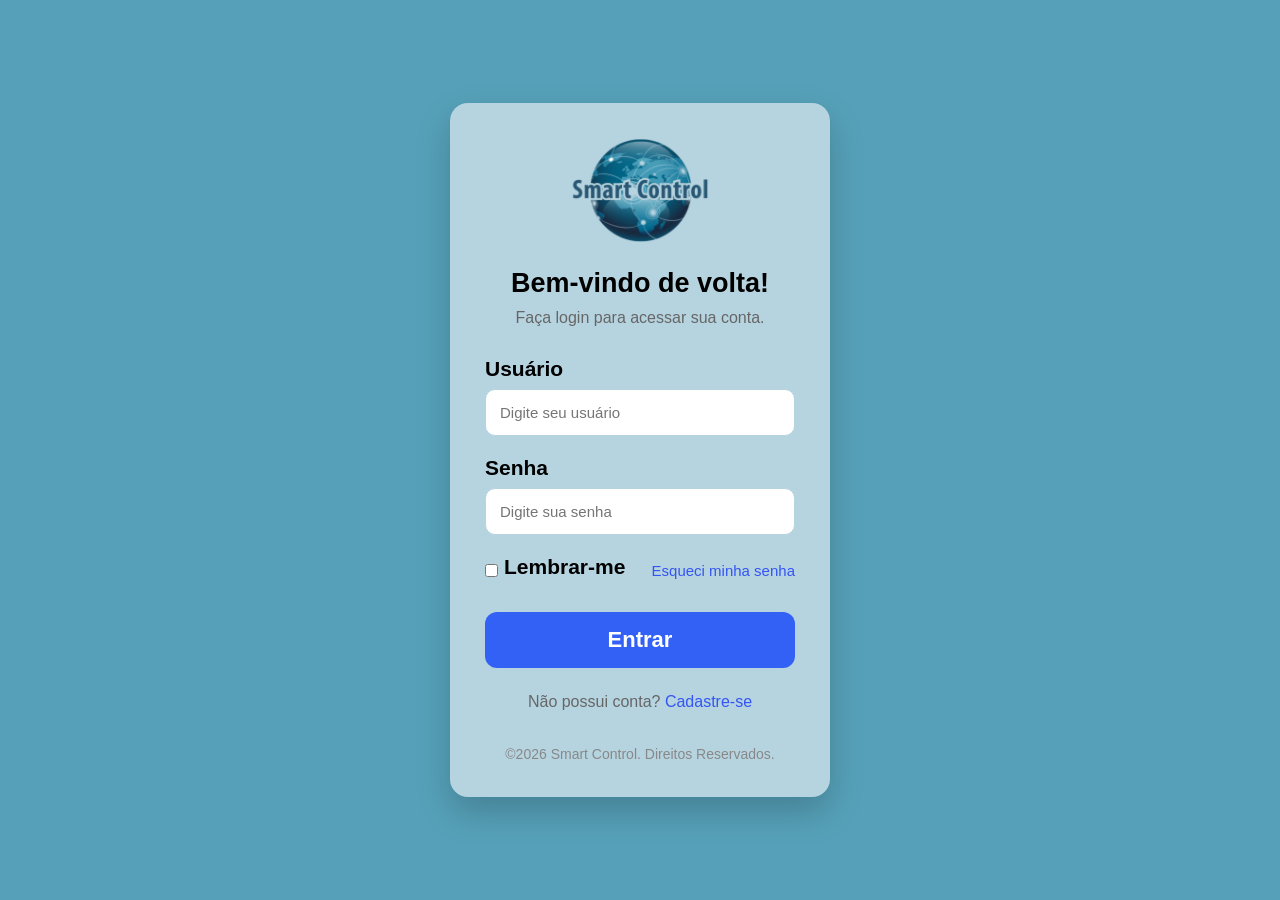
<file: index.html>
<!DOCTYPE html>
<html lang="pt-BR">

<head>
<meta charset="UTF-8">
<meta name="viewport" content="width=device-width, initial-scale=1.0">
<title>Smart Control</title>
<link rel="stylesheet" href="css/style.css">
<link rel="stylesheet" href="css/index.css">
</head>

<body>

<main class="login-card">

<img src="assets/imagens/LOGO.png" alt="Logo Smart Control" class="logo">

<h2>Bem-vindo de volta!</h2>

<p>Faça login para acessar sua conta.</p>

<form action="dashboard.html">

<label for="usuario">Usuário</label>

<input
type="email"
id="usuario"
name="usuario"
placeholder="Digite seu usuário"
required>

<label for="senha">Senha</label>

<input
type="password"
id="senha"
name="senha"
placeholder="Digite sua senha"
required>

<div class="opcoes">

<div>
<input type="checkbox" id="lembrar" name="lembrar">
<label for="lembrar">Lembrar-me</label>
</div>

<a href="recuperação-de-senha.html">Esqueci minha senha</a>

</div>

<input type="submit" class="btn" value="Entrar">

<p class="cadastro">
Não possui conta?
<a href="cadastro.html">Cadastre-se</a>
</p>

</form>

<footer>
©2026 Smart Control. Direitos Reservados.
</footer>

</main>

<script src="assets/js/main.js"></script>

</body>
</html>
</file>
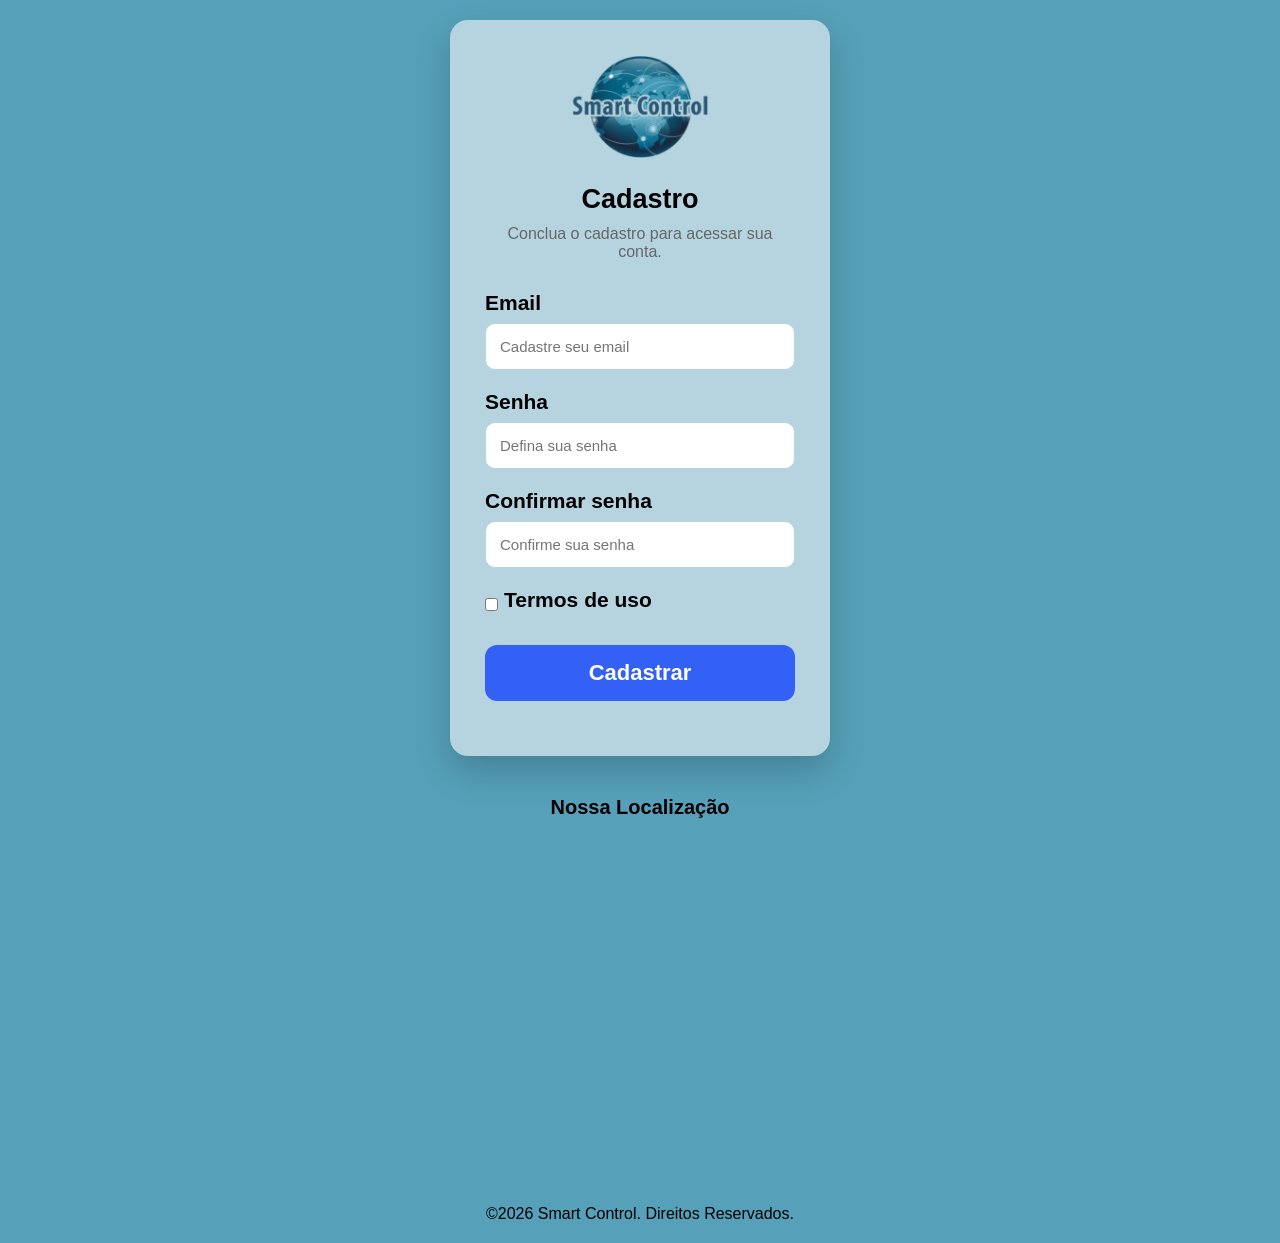
<file: cadastro.html>
<!DOCTYPE html>
<html lang="pt-BR">

<head>
<meta charset="UTF-8">
<meta name="viewport" content="width=device-width, initial-scale=1.0">
<title>Smart Control</title>
<link rel="stylesheet" href="css/cadastro.css">
<link rel="stylesheet" href="css/style.css">
</head>

<body>

<main>
<div class="login-card">

<img src="assets/imagens/LOGO.png" alt="Logo Smart Control" class="logo">

<h2>Cadastro</h2>

<p>Conclua o cadastro para acessar sua conta.</p>

<form action="index.html">

<label for="usuario">Email</label>

<input
type="email"
id="usuario"
name="usuario"
placeholder="Cadastre seu email"
required>

<label for="senha">Senha</label>

<input
type="password"
id="senha"
name="senha"
placeholder="Defina sua senha"
required>

<label for="confirmar-senha">Confirmar senha</label>

<input
type="password"
id="confirmar-senha"
name="confirmar-senha"
placeholder="Confirme sua senha"
required>

<div class="opcoes">

<div>
<input type="checkbox" id="termos" name="termos" required>
<label for="termos">Termos de uso</label>
</div>

</div>

<input type="submit" class="btn" value="Cadastrar">

</form>

</div>
</main>

<footer>

<h3>Nossa Localização</h3>

<iframe src="https://www.google.com/maps/embed?pb=!1m18!1m12!1m3!1d926.4282383534488!2d-43.352065530407145!3d-21.752651253147107!2m3!1f0!2f0!3f0!3m2!1i1024!2i768!4f13.1!3m3!1m2!1s0x989c99d4a74171%3A0x78e90676e4f510a2!2sR.%20Jos%C3%A9%20Calil%20Ahouagi%2C%20798%20-%20Centro%2C%20Juiz%20de%20Fora%20-%20MG%2C%2036015-510!5e0!3m2!1spt-BR!2sbr!4v1785872638663!5m2!1spt-BR!2sbr" allowfullscreen loading="lazy" referrerpolicy="strict-origin-when-cross-origin"></iframe>

<p>©2026 Smart Control. Direitos Reservados.</p>

</footer>

<script src="assets/js/main.js"></script>

</body>
</html>
</file>
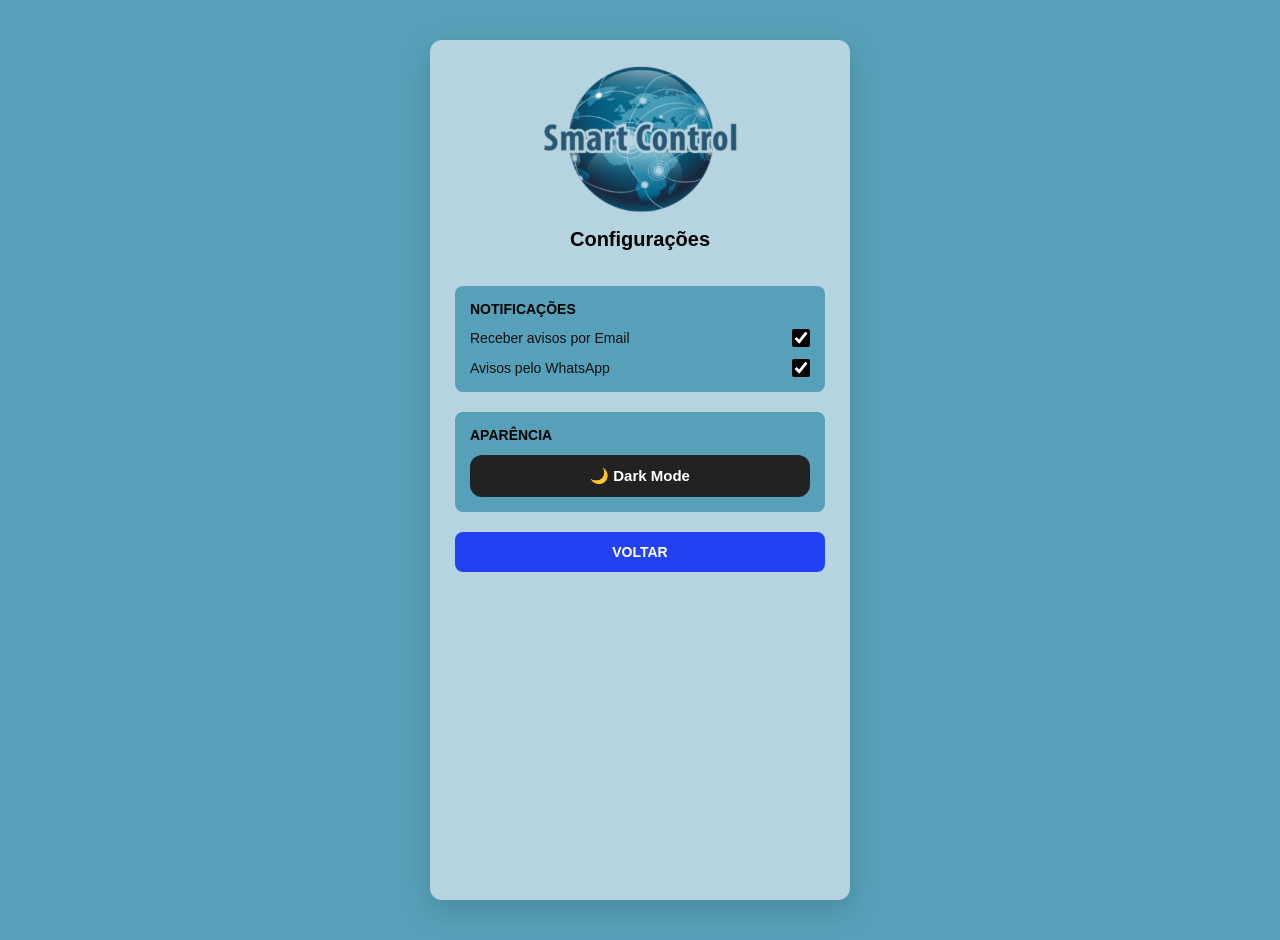
<file: configurações.html>
<!DOCTYPE html>
<html lang="pt-BR">

<head>
<meta charset="UTF-8">
<meta name="viewport" content="width=device-width, initial-scale=1.0">
<title>Configurações - Smart Control</title>
<link rel="stylesheet" href="css/style.css">
<link rel="stylesheet" href="css/configurações.css">
</head>

<body>

<main class="configuracoes-pagina">

<div class="container-config">

<div class="topo-config">
<img src="assets/imagens/LOGO.png" alt="Logo Smart Control" class="logo">
<h2>Configurações</h2>
</div>

<div class="secao">

<h3>Notificações</h3>

<label class="item-opcao">
<span>Receber avisos por Email</span>
<input type="checkbox" checked>
</label>

<label class="item-opcao">
<span>Avisos pelo WhatsApp</span>
<input type="checkbox" checked>
</label>

</div>

<div class="secao">

<h3>Aparência</h3>

<button type="button" id="temaBtn">🌙 Dark Mode</button>

</div>

<a href="dashboard.html" class="botao-voltar">Voltar</a>

</div>

</main>

<script src="assets/js/main.js"></script>

</body>
</html>
</file>
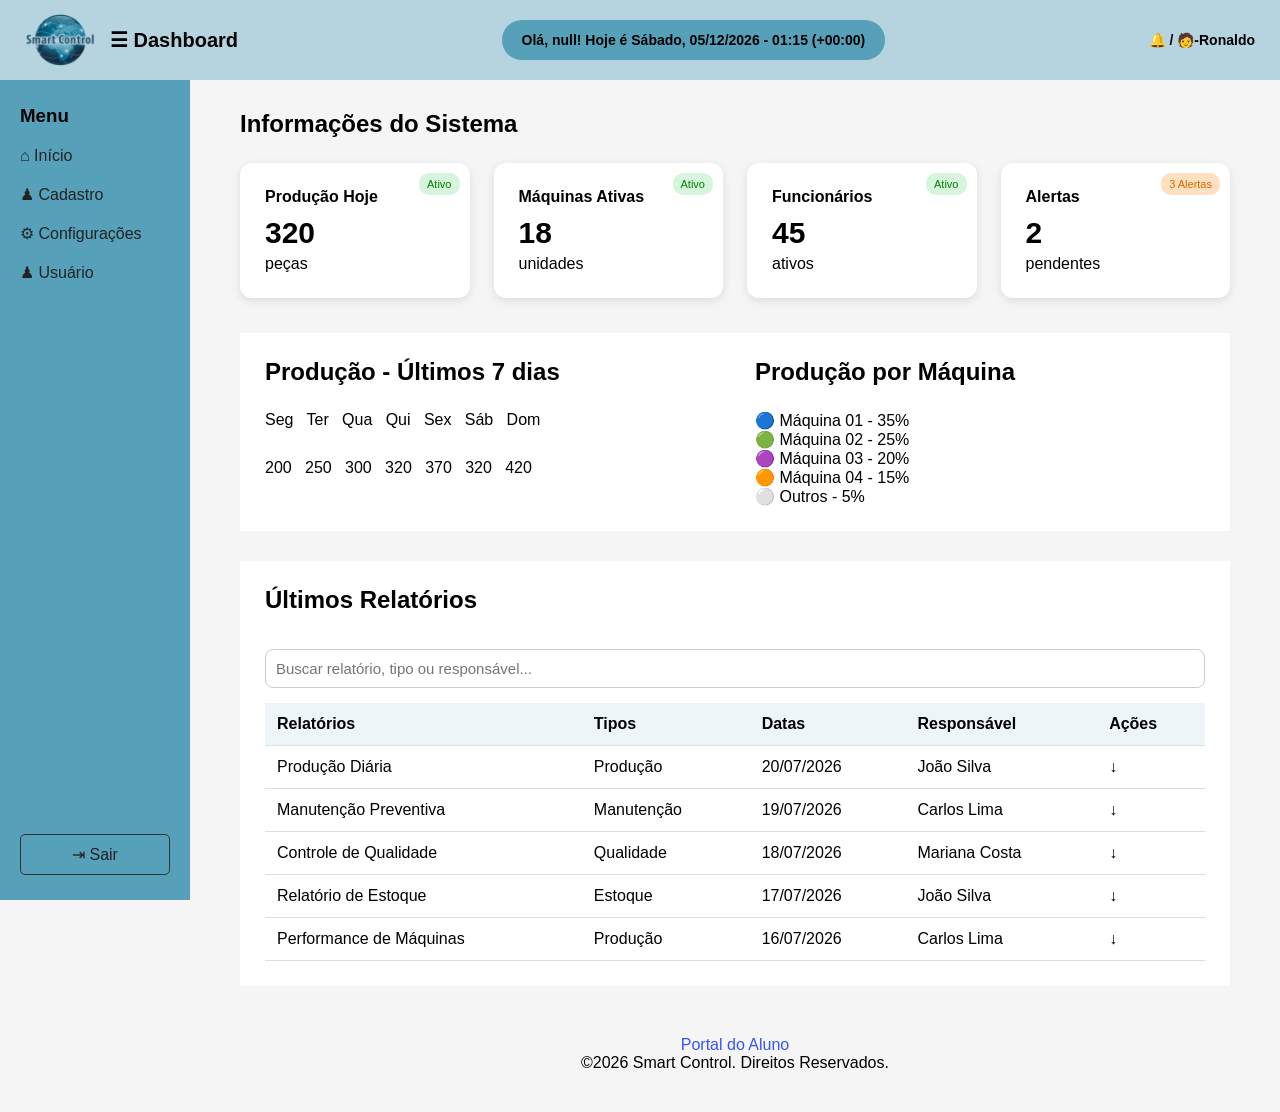
<file: dashboard.html>
<!DOCTYPE html>
<html lang="pt-BR">

<head>
<meta charset="UTF-8">
<meta name="viewport" content="width=device-width, initial-scale=1.0">
<title>Dashboard - Smart Control</title>
<link rel="stylesheet" href="css/style.css">
<link rel="stylesheet" href="css/dashboard.css">
</head>

<body class="dashboard">

<header>

<img src="assets/imagens/LOGO.png" alt="Logo Smart Control">

<h2 id="menuToggle">☰ Dashboard</h2>

<h3 id="mensagem-boas-vindas"></h3>

<h4 class="usuario">🔔 / 🧑-Ronaldo</h4>

</header>

<nav>

<h3>Menu</h3>

<ul>
<li><a href="dashboard.html">⌂ Início</a></li>
<li><a href="cadastro.html">♟ Cadastro</a></li>
<li><a href="configurações.html">⚙ Configurações</a></li>
<li><a href="usuario.html">♟ Usuário</a></li>
</ul>

<a href="index.html" class="sair">⇥ Sair</a>

</nav>

<main>

<h2>Informações do Sistema</h2>

<section class="cards">

<div class="card">
<span class="badge">Ativo</span>
<h3>Produção Hoje</h3>
<strong>320</strong>
<p>peças</p>
</div>

<div class="card">
<span class="badge">Ativo</span>
<h3>Máquinas Ativas</h3>
<strong>18</strong>
<p>unidades</p>
</div>

<div class="card">
<span class="badge">Ativo</span>
<h3>Funcionários</h3>
<strong>45</strong>
<p>ativos</p>
</div>

<div class="card">
<span class="badge alerta">3 Alertas</span>
<h3>Alertas</h3>
<strong>2</strong>
<p>pendentes</p>
</div>

</section>

<section class="relatorios">

<div>
<h2>Produção - Últimos 7 dias</h2>
<p>Seg &nbsp; Ter &nbsp; Qua &nbsp; Qui &nbsp; Sex &nbsp; Sáb &nbsp; Dom</p>
<p class="numeros">200 &nbsp; 250 &nbsp; 300 &nbsp; 320 &nbsp; 370 &nbsp; 320 &nbsp; 420</p>
</div>

<div>
<h2>Produção por Máquina</h2>
<p>🔵 Máquina 01 - 35%</p>
<p>🟢 Máquina 02 - 25%</p>
<p>🟣 Máquina 03 - 20%</p>
<p>🟠 Máquina 04 - 15%</p>
<p>⚪ Outros - 5%</p>
</div>

</section>

<section class="ultimos">

<h2>Últimos Relatórios</h2>

<input type="text" id="campoBusca" placeholder="Buscar relatório, tipo ou responsável...">

<table>

<thead>
<tr>
<th>Relatórios</th>
<th>Tipos</th>
<th>Datas</th>
<th>Responsável</th>
<th>Ações</th>
</tr>
</thead>

<tbody>

<tr>
<td>Produção Diária</td>
<td>Produção</td>
<td>20/07/2026</td>
<td>João Silva</td>
<td>↓</td>
</tr>

<tr>
<td>Manutenção Preventiva</td>
<td>Manutenção</td>
<td>19/07/2026</td>
<td>Carlos Lima</td>
<td>↓</td>
</tr>

<tr>
<td>Controle de Qualidade</td>
<td>Qualidade</td>
<td>18/07/2026</td>
<td>Mariana Costa</td>
<td>↓</td>
</tr>

<tr>
<td>Relatório de Estoque</td>
<td>Estoque</td>
<td>17/07/2026</td>
<td>João Silva</td>
<td>↓</td>
</tr>

<tr>
<td>Performance de Máquinas</td>
<td>Produção</td>
<td>16/07/2026</td>
<td>Carlos Lima</td>
<td>↓</td>
</tr>

</tbody>

</table>

</section>

</main>

<footer>

<p>
<a href="https://classroom.google.com/h/st" target="_blank" rel="noopener noreferrer">Portal do Aluno</a>
</p>

<p>©2026 Smart Control. Direitos Reservados.</p>

</footer>

<script src="assets/js/main.js"></script>

</body>
</html>
</file>
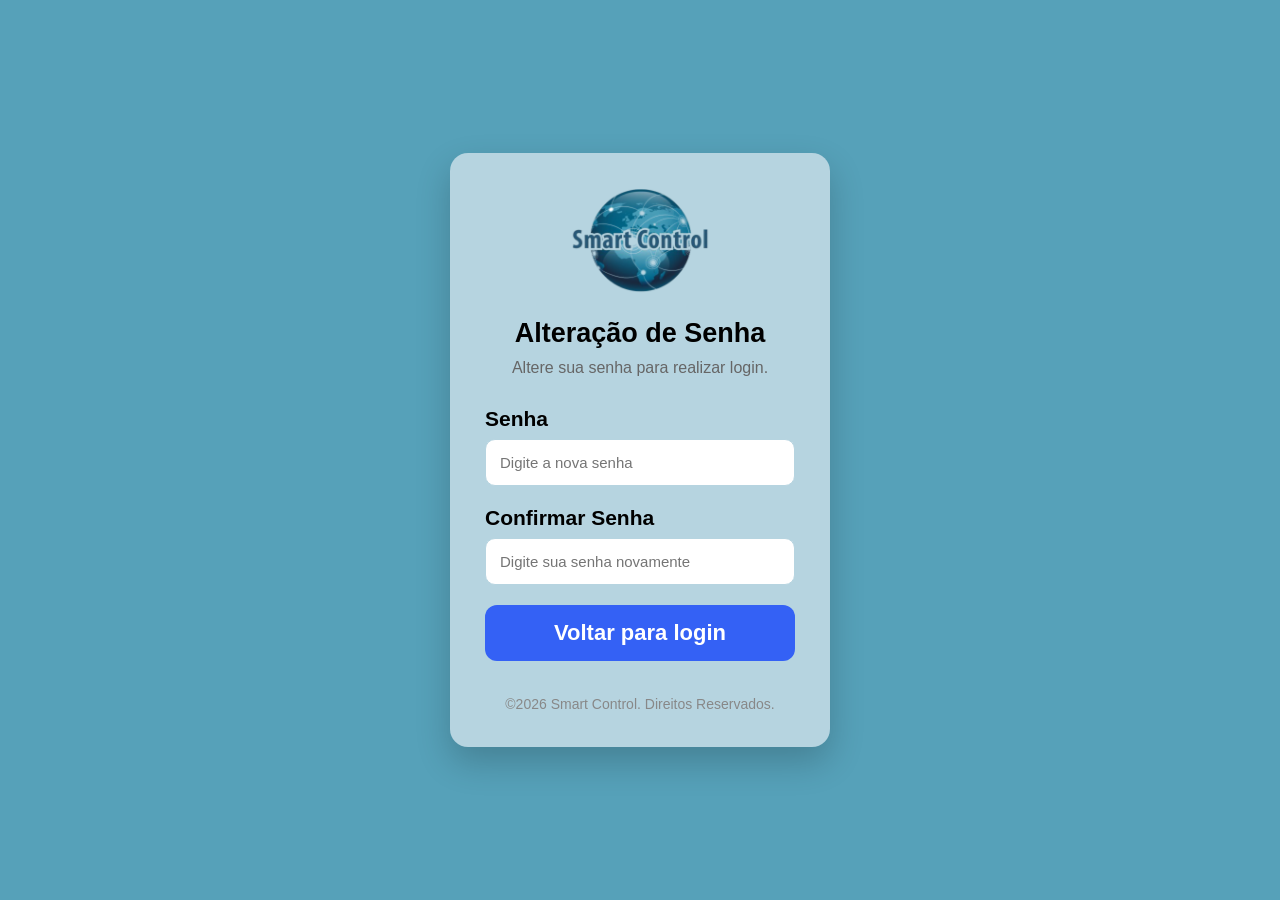
<file: recuperação-de-senha.html>
<!DOCTYPE html>
<html lang="pt-BR">

<head>
<meta charset="UTF-8">
<meta name="viewport" content="width=device-width, initial-scale=1.0">
<title>Smart Control</title>
<link rel="stylesheet" href="css/style.css">
<link rel="stylesheet" href="css/recuperação-de-senha.css">
</head>

<body>

<main class="recuperação-card">

<img src="assets/imagens/LOGO.png" alt="Logo Smart Control" class="logo">

<h2>Alteração de Senha</h2>

<p>Altere sua senha para realizar login.</p>

<form action="index.html">

<label for="senha">Senha</label>

<input
type="password"
id="senha"
name="senha"
placeholder="Digite a nova senha"
required>

<label for="confirmar-senha">Confirmar Senha</label>

<input
type="password"
id="confirmar-senha"
name="confirmar-senha"
placeholder="Digite sua senha novamente"
required>

<input type="submit" class="btn" value="Voltar para login">

</form>

<footer>
©2026 Smart Control. Direitos Reservados.
</footer>

</main>

<script src="assets/js/main.js"></script>

</body>
</html>
</file>
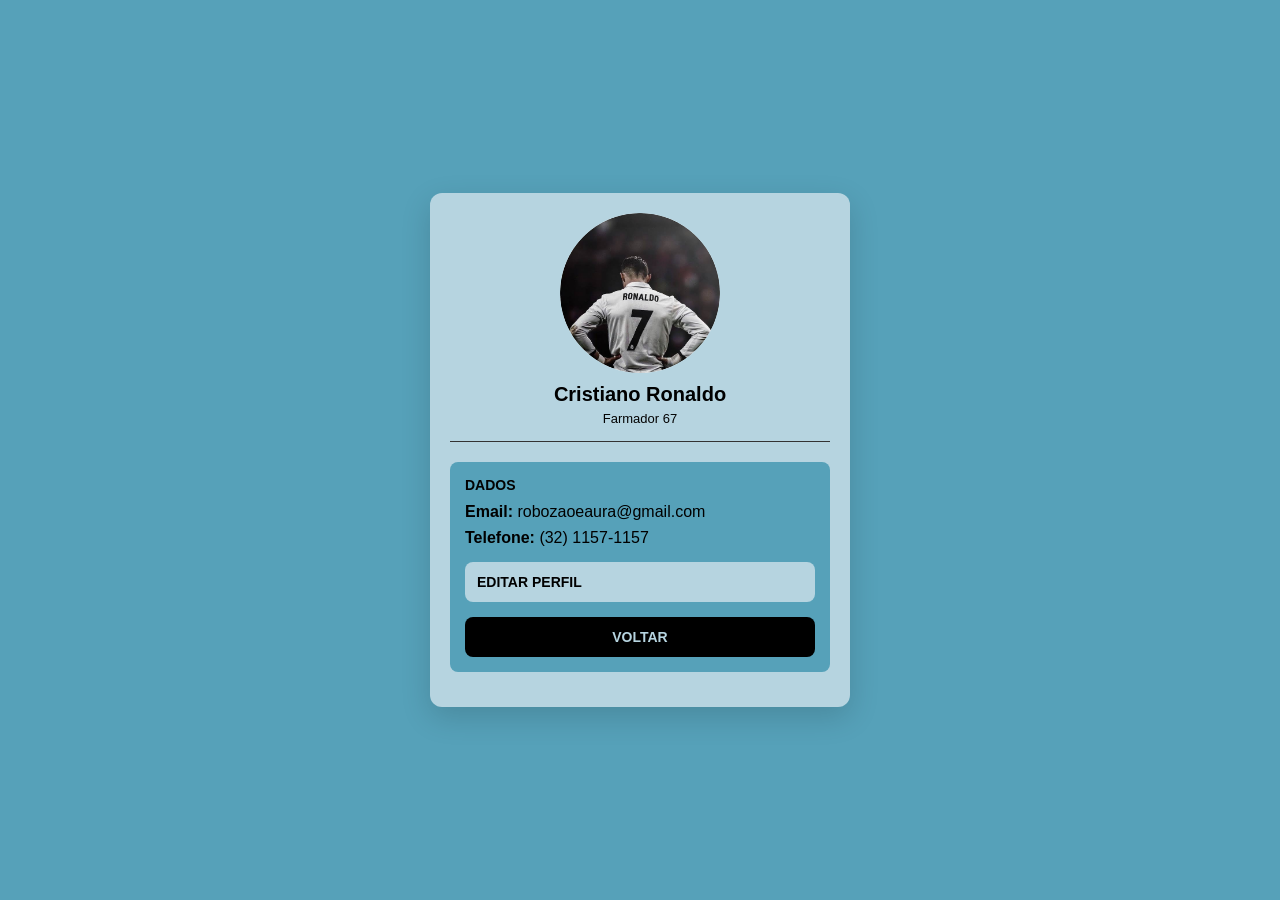
<file: usuario.html>
<!DOCTYPE html>
<html lang="pt-BR">

<head>
<meta charset="UTF-8">
<meta name="viewport" content="width=device-width, initial-scale=1.0">
<title>Usuário - Smart Control</title>
<link rel="stylesheet" href="css/style.css">
<link rel="stylesheet" href="css/usuario.css">
</head>

<body>

<main class="container-perfil">

<div class="topo-perfil">

<img src="assets/imagens/cr7.jpg" alt="Foto do usuário">

<h2>Cristiano Ronaldo</h2>

<p class="status">Farmador 67</p>

</div>

<div class="secao">

<h3>Dados</h3>

<p><strong>Email:</strong> robozaoeaura@gmail.com</p>

<p><strong>Telefone:</strong> (32) 1157-1157</p>

<h4>Editar Perfil</h4>

<a href="dashboard.html" class="voltar">Voltar</a>

</div>

</main>

<script src="assets/js/main.js"></script>

</body>
</html>
</file>
<file: css/style.css>
* {
margin: 0;
padding: 0;
box-sizing: border-box;
font-family: Arial, Helvetica, sans-serif;
}

body {
min-height: 100vh;
display: flex;
justify-content: center;
align-items: center;
padding: 20px;
background: linear-gradient(135deg, #56A1B9, #56A1B9);
transition: background-color .4s ease, color .4s ease;
}

input {
width: 100%;
padding: 14px;
border: 1px solid #B6D4E0;
border-radius: 10px;
outline: none;
font-size: 15px;
}

input:focus {
border: 1px solid #3f5efb;
}

button {
width: 100%;
padding: 15px;
border: none;
border-radius: 12px;
background: #3454f5;
color: white;
font-size: 22px;
font-weight: bold;
cursor: pointer;
transition: .3s;
}

button:hover {
background: #2444dc;
}

a {
color: #3454f5;
text-decoration: none;
}

a:hover {
text-decoration: underline;
}

body.dark-theme {
background: #121212;
color: #f1f1f1;
}

body.dark-theme input {
background: #2a2a2a;
color: #f1f1f1;
border-color: #555;
}

body.dark-theme input::placeholder {
color: #aaa;
}

body.dark-theme .login-card,
body.dark-theme .recuperação-card,
body.dark-theme .container-config,
body.dark-theme .container-perfil {
background: #1f1f1f;
color: #f1f1f1;
}

body.dark-theme main p,
body.dark-theme footer,
body.dark-theme .status {
color: #ccc;
}

@media (max-width: 600px) {
body {
padding: 15px;
align-items: flex-start;
}
}
</file>
<file: css/index.css>
.login-card {
width: min(380px, 100%);
background: #B6D4E0;
padding: 35px;
border-radius: 18px;
box-shadow: 0 15px 35px rgba(0,0,0,.20);
}

.logo {
width: 140px;
max-width: 100%;
display: block;
margin: 0 auto 25px;
}

h2 {
text-align: center;
font-size: 27px;
margin-bottom: 10px;
}

main p {
text-align: center;
color: #666;
margin-bottom: 30px;
}

label {
display: block;
margin-bottom: 8px;
font-size: 21px;
font-weight: bold;
}

input {
margin-bottom: 20px;
}

.opcoes {
display: flex;
justify-content: space-between;
align-items: center;
gap: 12px;
margin-bottom: 25px;
font-size: 15px;
}

.opcoes div {
display: flex;
align-items: center;
gap: 6px;
}

.opcoes input {
width: auto;
margin: 0;
}

.cadastro {
margin-top: 25px;
text-align: center;
}

footer {
margin-top: 35px;
text-align: center;
color: #888;
font-size: 14px;
}

.btn {
display: block;
width: 100%;
padding: 15px;
background: #3461f5;
color: white;
text-align: center;
text-decoration: none;
border: none;
border-radius: 12px;
font-size: 22px;
font-weight: bold;
transition: .3s;
}

.btn:hover {
background: #2444dc;
text-decoration: none;
}

body.dark-theme .login-card {
background: #1f1f1f;
}

body.dark-theme h2,
body.dark-theme label,
body.dark-theme .cadastro {
color: #f1f1f1;
}

@media (max-width: 600px) {
.login-card {
padding: 25px 20px;
}

.logo {
width: 115px;
margin-bottom: 20px;
}

h2 {
font-size: 24px;
}

label {
font-size: 17px;
}

.opcoes {
flex-direction: column;
align-items: flex-start;
}

.btn {
font-size: 18px;
}
}
</file>
<file: css/cadastro.css>
body {
min-height: 100vh;
display: flex;
flex-direction: column;
justify-content: flex-start;
align-items: center;
padding: 30px 20px;
background: #56A1B9;
}

main {
width: 100%;
display: flex;
justify-content: center;
}

footer {
width: min(600px, 100%);
margin-top: 40px;
text-align: center;
}

footer iframe {
width: 100%;
max-width: 600px;
height: 350px;
margin-top: 1rem;
border: 0;
}

footer h3 {
font-size: 20px;
color: black;
}

footer p {
margin-top: 1rem;
color: black;
}

.login-card {
width: min(380px, 100%);
background: #B6D4E0;
padding: 35px;
border-radius: 18px;
box-shadow: 0 15px 35px rgba(0,0,0,.20);
}

.logo {
width: 140px;
max-width: 100%;
display: block;
margin: 0 auto 25px;
}

h2 {
text-align: center;
font-size: 27px;
margin-bottom: 10px;
}

main p {
text-align: center;
color: #666;
margin-bottom: 30px;
}

label {
display: block;
margin-bottom: 8px;
font-size: 21px;
font-weight: bold;
}

input {
margin-bottom: 20px;
}

.opcoes {
display: flex;
justify-content: space-between;
align-items: center;
gap: 12px;
margin-bottom: 25px;
font-size: 15px;
}

.opcoes div {
display: flex;
align-items: center;
gap: 6px;
}

.opcoes input {
width: auto;
margin: 0;
}

.cadastro {
margin-top: 25px;
text-align: center;
}

.btn {
display: block;
width: 100%;
padding: 15px;
background: #3461f5;
color: white;
text-align: center;
text-decoration: none;
border: none;
border-radius: 12px;
font-size: 22px;
font-weight: bold;
transition: .3s;
}

.btn:hover {
background: #2444dc;
text-decoration: none;
}

body.dark-theme .login-card {
background: #1f1f1f;
}

body.dark-theme h2,
body.dark-theme label,
body.dark-theme .cadastro {
color: #f1f1f1;
}

body.dark-theme footer h3,
body.dark-theme footer p {
color: #f1f1f1;
}

@media (max-width: 600px) {
.login-card {
padding: 25px 20px;
}

.logo {
width: 115px;
margin-bottom: 20px;
}

h2 {
font-size: 24px;
}

label {
font-size: 17px;
}

.opcoes {
flex-direction: column;
align-items: flex-start;
}

.btn {
font-size: 18px;
}
}
</file>
<file: css/configurações.css>
.configuracoes-pagina {
    min-height: 100vh;
    width: 100%;
    display: flex;
    justify-content: center;
    padding: 20px;
}

.container-config {
    background-color: #B6D4E0;
    width: min(420px, 100%);
    padding: 25px;
    border-radius: 12px;
    color: #000000;
    box-shadow: 0 10px 30px rgba(0,0,0, .15);
}

.topo-config {
    text-align: center;
    margin-bottom: 20px;
    border-color: 1px solid #8fb5c2;
    padding-bottom: 15px;
}

.topo-config .logo {
    width: 200px;
    max-width: 100%;
    margin-bottom: 10px;
}

h2 {
    font-size: 20px;
}

.secao {
    background-color: #56A1B9;
    padding: 15px;
    border-radius: 8px;
    margin-bottom: 20px;
}

.secao h3 {
    font-size: 14px;
    color: #000000;
    margin-bottom: 12px;
    text-transform: uppercase;
}

.item-opcao {
    display: flex;
    justify-content: space-between;
    align-items: center;
    gap: 15px;
    font-size: 14px;
    color: #111;
    margin-bottom: 12px;
    cursor: pointer;
}

.item-opcao:last-child {
    margin-bottom: 0;
}

.item-opcao input {
    width: 18px;
    height: 18px;
    margin: 0;
    accent-color: #020202;
    cursor: pointer;
}

#temaBtn {
    width: 100%;
    padding: 12px;
    font-size: 15px;
    background-color: #222;
    color: #fff;
}

body.dark-theme .container-config {
    background-color: #1f1f1f;
    color: #f1f1f1;
}

body.dark-theme .topo-config {
    border-color: #444;
}

body.dark-theme .secao {
    background-color: #2b5966;
}

body.dark-theme .secao h3, body.dark-theme .item-opcao {
    color: #f1f1f1;
}

body.dark-theme #temaBtn {
    background-color: #f1f1f1;
    color: #111;
}

.botao-voltar {
    display: block;
    width: 100%;
    padding: 12px;
    background-color: #2241f3;
    color: #ffffff;
    border-radius: 8px;
    font-size: 14px;
    font-weight: bold;
    text-align: center;
    text-decoration: none;
    text-transform: uppercase;
    box-sizing: border-box;
}

.botao-voltar:hover {
    background-color: #1833c8;
    text-decoration: none;
}

@media (max-width: 500px) {
    .configuracoes-pagina {
        padding: 15px;
    }

    .container-config {
        padding: 20px;
    }
}
</file>
<file: css/dashboard.css>
.dashboard {
display: block;
background: #f5f5f5;
padding-top: 80px;
}

header {
position: fixed;
top: 0;
left: 0;
width: 100%;
min-height: 80px;
z-index: 1000;
background: #B6D4E0;
display: flex;
justify-content: space-between;
align-items: center;
gap: 15px;
padding: 10px 25px;
box-sizing: border-box;
}

header img {
width: 70px;
max-width: 15vw;
}

header h2 {
margin: 0;
font-size: 20px;
white-space: nowrap;
}

header h3 {
margin: 0 auto;
background: #56A1B9;
color: black;
padding: 12px 20px;
border-radius: 24px;
font-size: 14px;
text-align: center;
}

#mensagem-boas-vindas {
display: block;
}

.usuario {
margin: 0;
white-space: nowrap;
font-size: 14px;
}

nav {
position: fixed;
top: 80px;
left: 0;
bottom: 0;
width: 190px;
background: #56A1B9;
padding: 25px 20px;
z-index: 900;
}

nav h3 {
margin-bottom: 20px;
}

nav ul {
list-style: none;
display: flex;
flex-direction: column;
gap: 20px;
}

nav a {
color: #222;
}

.sair {
position: absolute;
bottom: 25px;
left: 20px;
right: 20px;
padding: 10px 15px;
border: 1px solid #333;
border-radius: 5px;
text-align: center;
}

main {
margin-left: 190px;
padding: 30px;
}

main > h2 {
margin-bottom: 25px;
}

.cards {
display: grid;
grid-template-columns: repeat(auto-fit, minmax(210px, 1fr));
gap: 1.5rem;
margin-bottom: 35px;
}

.card {
position: relative;
background: white;
padding: 25px;
border-radius: 12px;
box-shadow: 0 3px 10px rgba(0, 0, 0, .10);
}

.card h3 {
font-size: 16px;
margin-bottom: 10px;
}

.card strong {
font-size: 30px;
}

.card p {
margin-top: 5px;
}

.badge {
position: absolute;
top: 10px;
right: 10px;
background: #d7f5dc;
color: green;
padding: 5px 8px;
border-radius: 10px;
font-size: 11px;
}

.badge.alerta {
background: #ffe0c0;
color: #d66a00;
}

.relatorios {
display: flex;
gap: 40px;
background: white;
padding: 25px;
margin-bottom: 30px;
}

.relatorios div {
width: 50%;
}

.relatorios h2 {
margin-bottom: 25px;
}

.numeros {
margin-top: 30px;
}

.ultimos {
background: white;
padding: 25px;
overflow-x: auto;
}

.ultimos h2 {
margin-bottom: 20px;
}

#campoBusca {
width: 100%;
padding: 10px;
margin: 15px 0;
border-radius: 8px;
border: 1px solid #ccc;
box-sizing: border-box;
}

table {
width: 100%;
min-width: 650px;
border-collapse: collapse;
}

th,
td {
padding: 12px;
text-align: left;
border-bottom: 1px solid #ddd;
}

th {
background: #eef5f8;
}

footer {
margin-left: 190px;
padding: 20px;
text-align: center;
}

footer a {
color: #3454f5;
}

body,
header,
nav,
main,
.card,
.relatorios,
.ultimos,
table,
th,
td,
input,
footer {
transition: background-color .4s ease, color .4s ease, border-color .4s ease;
}

body.dark-theme {
background: #121212;
color: #f1f1f1;
}

body.dark-theme header,
body.dark-theme nav {
background: #181818;
color: #f1f1f1;
}

body.dark-theme nav h3,
body.dark-theme nav a,
body.dark-theme .sair {
color: #f1f1f1;
}

body.dark-theme .sair {
border-color: #777;
}

body.dark-theme header h3 {
background: #56A1B9;
color: #111;
}

body.dark-theme .card,
body.dark-theme .relatorios,
body.dark-theme .ultimos,
body.dark-theme table {
background: #1f1f1f;
color: #f1f1f1;
}

body.dark-theme .card h3,
body.dark-theme .relatorios h2,
body.dark-theme .relatorios p,
body.dark-theme .ultimos h2,
body.dark-theme td {
color: #f1f1f1;
}

body.dark-theme th {
background: #2a2a2a;
color: white;
}

body.dark-theme td {
border-bottom-color: #444;
}

body.dark-theme #campoBusca {
background: #2a2a2a;
color: #f1f1f1;
border-color: #555;
}

body.dark-theme #campoBusca::placeholder {
color: #aaa;
}

body.dark-theme a {
color: #7ec8ff;
}

#menuToggle {
cursor: pointer;
}

@media (max-width: 900px) {
main {
margin-left: 0;
}

footer {
margin-left: 0;
}

nav {
transform: translateX(-100%);
transition: transform .3s ease;
box-shadow: 5px 0 15px rgba(0,0,0,.2);
}

nav.menu-aberto {
transform: translateX(0);
}

#mensagem-boas-vindas {
display: block;
font-size: 12px;
padding: 8px 12px;
margin: 0 auto;
white-space: normal;
max-width: 45%;
}
}

@media (max-width: 600px) {
.dashboard {
padding-top: 70px;
}

header {
min-height: 70px;
padding: 10px 15px;
gap: 8px;
}

header img {
width: 55px;
}

header h2 {
font-size: 17px;
}

#mensagem-boas-vindas {
display: block;
font-size: 10px;
line-height: 1.3;
padding: 6px 8px;
max-width: 40%;
margin: 0 auto;
}

.usuario {
font-size: 10px;
}

nav {
top: 70px;
width: 210px;
padding: 20px;
}

main {
padding: 15px;
}

main > h2 {
font-size: 20px;
}

.cards {
grid-template-columns: 1fr;
gap: 12px;
margin-bottom: 20px;
}

.card {
padding: 20px;
}

.relatorios {
flex-direction: column;
gap: 25px;
padding: 15px;
}

.relatorios div {
width: 100%;
}

.relatorios h2 {
font-size: 18px;
margin-bottom: 15px;
}

.ultimos {
padding: 15px;
}

.ultimos h2 {
font-size: 18px;
}

footer {
padding: 15px;
font-size: 13px;
}
}
</file>
<file: css/recuperação-de-senha.css>
.recuperação-card {
width: min(380px, 100%);
background: #B6D4E0;
padding: 35px;
border-radius: 18px;
box-shadow: 0 15px 35px rgba(0,0,0,.20);
}

.logo {
width: 140px;
max-width: 100%;
display: block;
margin: 0 auto 25px;
}

h2 {
text-align: center;
font-size: 27px;
margin-bottom: 10px;
}

main p {
text-align: center;
color: #666;
margin-bottom: 30px;
}

label {
display: block;
margin-bottom: 8px;
font-size: 21px;
font-weight: bold;
}

input {
margin-bottom: 20px;
}

.opcoes {
display: flex;
justify-content: space-between;
align-items: center;
gap: 12px;
margin-bottom: 25px;
font-size: 15px;
}

.opcoes div {
display: flex;
align-items: center;
gap: 6px;
}

.opcoes input {
width: auto;
margin: 0;
}

.cadastro {
margin-top: 25px;
text-align: center;
}

footer {
margin-top: 35px;
text-align: center;
color: #888;
font-size: 14px;
}

.btn {
display: block;
width: 100%;
padding: 15px;
background: #3461f5;
color: white;
text-align: center;
text-decoration: none;
border: none;
border-radius: 12px;
font-size: 22px;
font-weight: bold;
transition: .3s;
}

.btn:hover {
background: #2444dc;
text-decoration: none;
}

body.dark-theme .recuperação-card {
background: #1f1f1f;
}

body.dark-theme h2,
body.dark-theme label,
body.dark-theme .cadastro {
color: #f1f1f1;
}

@media (max-width: 600px) {
.recuperação-card {
padding: 25px 20px;
}

.logo {
width: 115px;
margin-bottom: 20px;
}

h2 {
font-size: 24px;
}

label {
font-size: 17px;
}

.opcoes {
flex-direction: column;
align-items: flex-start;
}

.btn {
font-size: 18px;
}
}
</file>
<file: css/usuario.css>
.container-perfil {
    background-color: #B6D4E0;
    width: min(420px, 100%);
    margin: 20px auto;
    padding: 20px;
    border-radius: 12px;
    color: #000000;
    box-shadow: 0 10px 30px rgba(0,0,0,.15);
}

.topo-perfil {
    text-align: center;
    margin-bottom: 20px;
    border-bottom: 1px solid #333333;
    padding-bottom: 15px;
}

.topo-perfil img {
    width: 160px;
    height: 160px;
    border-radius: 50%;
    object-fit: cover;
    display: block;
    margin: 0 auto 10px;
    
}

h2 {
    font-size: 20px;
}

.status {
    color: #030303;
    font-size: 13px;
    margin-top: 5px;
}

.secao {
    background-color: #56A1B9;
    padding: 15px;
    border-radius: 8px;
    margin-bottom: 15px;
}

.secao h3 {
    font-size: 14px;
    color: #020202;
    margin-bottom: 10px;
    text-transform: uppercase;
}

.secao p {
    margin-bottom: 8px;
}

.secao h4 {
    width: 100%;
    padding: 12px;
    background-color: #B6D4E0;
    color: #000000;
    border-radius: 8px;
    font-size: 14px;
    font-weight: bold;
    margin-top: 15px;
    margin-bottom: 10px;
    text-transform: uppercase;
}

.voltar {
    width: 100%;
    padding: 12px;
    background-color: #000000;
    color: #B6D4E0;
    border-radius: 8px;
    font-size: 14px;
    font-weight: bold;
    text-align: center;
    margin-top: 15px;
    text-transform: uppercase;
    display: block;
}

body.dark-theme .secao h4 {
    background-color: #333;
    color: #f1f1f1;
}

body.dark-theme .voltar {
    background-color: #f1f1f1;
    color: #111;
}

@media (max-width: 500px) {
    .container-perfil {
        margin: 10px auto;
        padding: 18px;
    }

    .topo-perfil img {
        width: 130px;
        height: 130px;
    }
}
</file>
